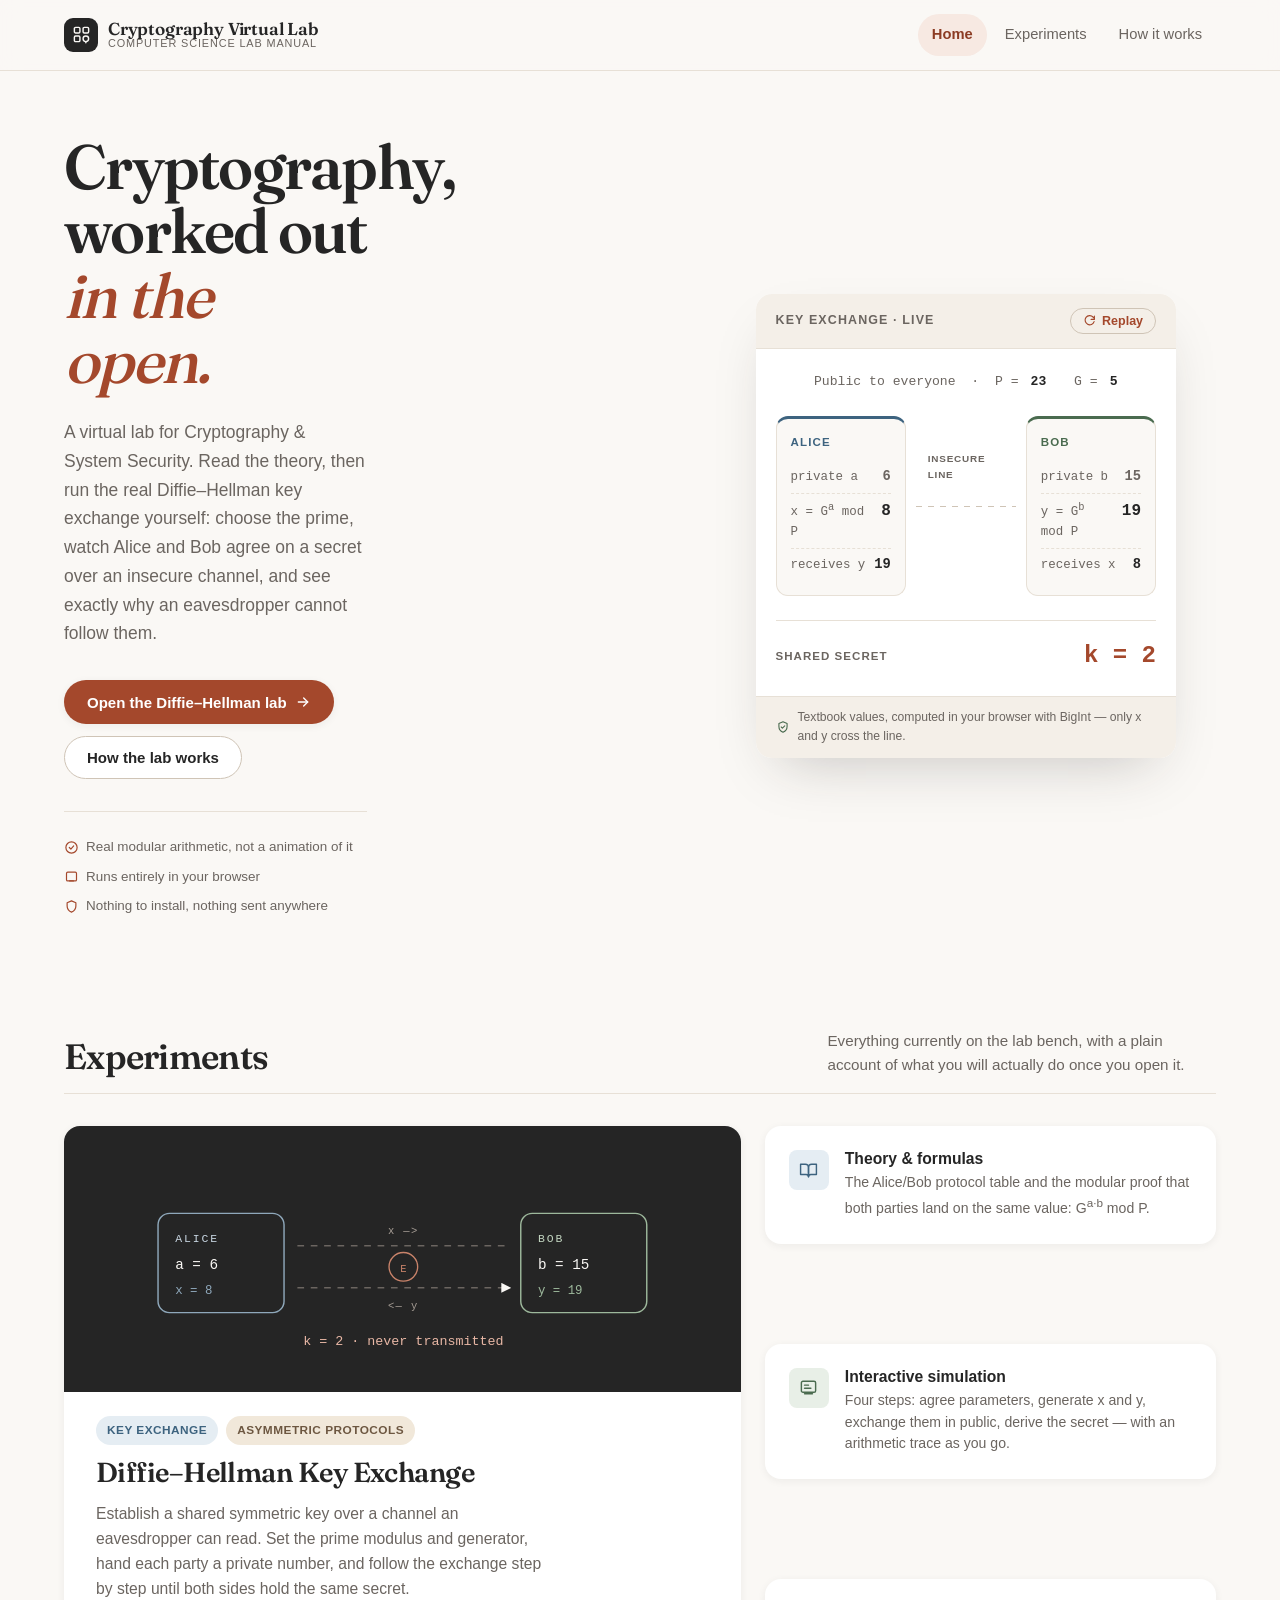
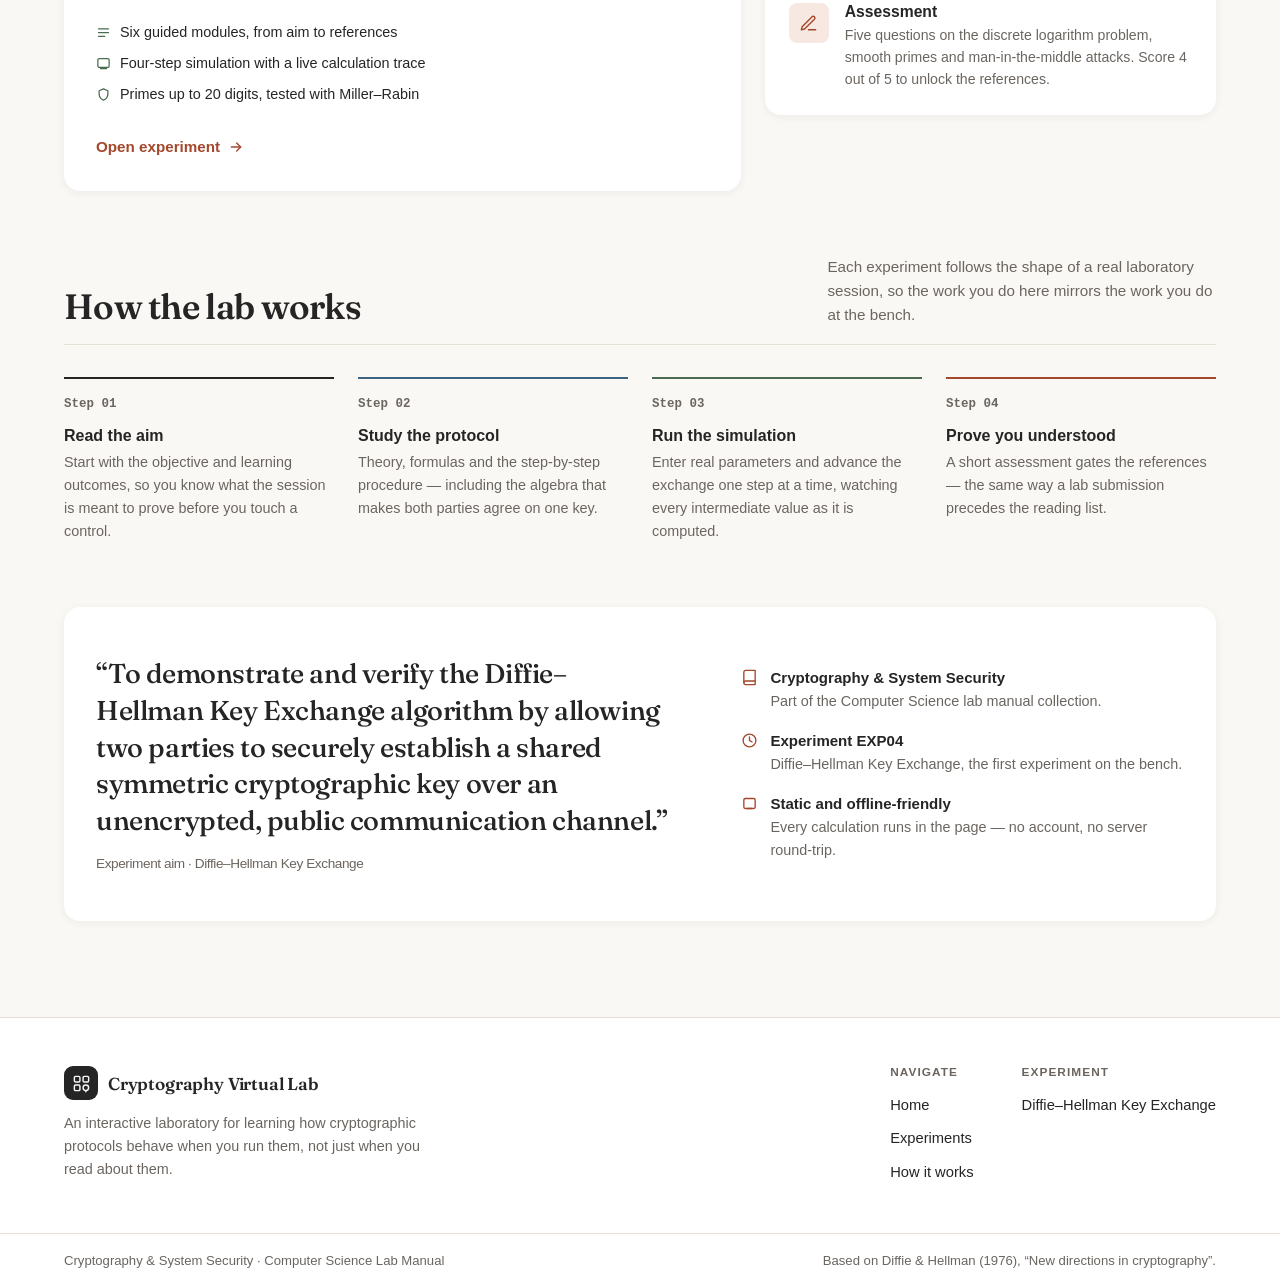
<file: index.html>
<!DOCTYPE html>
<html lang="en">
<head>
  <meta charset="UTF-8">
  <meta name="viewport" content="width=device-width, initial-scale=1.0">
  <title>Cryptography Virtual Lab | Learn Cryptography by Running It</title>
  <meta name="description" content="A virtual lab for Cryptography &amp; System Security: study the theory, then run the real Diffie–Hellman key exchange in your browser and see why an eavesdropper cannot recover the shared secret.">
  <link rel="preload" href="assets/fonts/fraunces-latin-var.woff2" as="font" type="font/woff2" crossorigin>
  <link rel="stylesheet" href="assets/css/lab.css">
  <link rel="stylesheet" href="assets/css/home.css">
</head>
<body>
  <!--
    DIRECTION CONTRACT — Cryptography Virtual Lab homepage (code-led build)
    THESIS: The lab's value is that the maths is real and runs in front of you;
    the homepage proves it with a live BigInt key exchange instead of stock art.
    OWN-WORLD: Warm off-white #FAF8F5 ground, white cards, charcoal ink,
    terracotta accent with sage/dusty-blue supports; Fraunces display serif,
    system sans UI, mono for genuine key material; soft shadows, 16px radii.
    STORY: A student lands, sees P=23/G=5 become a shared secret k=2, opens
    the Diffie–Hellman experiment, reads theory, runs the 4-step simulation,
    passes the 5-question assessment, unlocks references.
    FIRST VIEWPORT: Sticky nav; split hero — editorial headline left, live
    exchange panel right with travelling x/y packets and the derived secret.
    FORM: Pinterest-style mosaic (one featured experiment card + module
    cards), position 1 of 1 on the brief-pinned list; seed: brief-pinned.
    FINISH: unreviewed and undocumented is unfinished; this build ends with
    the finish review, the verdict, DESIGN.md, and every shipping raster
    carrying its provenance.
  -->

  <a class="skip-link" href="#main">Skip to content</a>

  <header class="site-nav">
    <div class="site-nav__inner">
      <a class="site-nav__brand" href="./">
        <span class="site-nav__mark" aria-hidden="true">
          <!-- Cipher-grid key mark -->
          <svg viewBox="0 0 24 24" fill="none" stroke="currentColor" stroke-width="1.8" stroke-linecap="round" stroke-linejoin="round">
            <rect x="3" y="3" width="7" height="7" rx="1.5"></rect>
            <rect x="14" y="3" width="7" height="7" rx="1.5"></rect>
            <rect x="3" y="14" width="7" height="7" rx="1.5"></rect>
            <circle cx="17.5" cy="17.5" r="3.5"></circle>
            <path d="M17.5 21v1.5"></path>
          </svg>
        </span>
        <span class="site-nav__wordmark">
          Cryptography Virtual Lab
          <small>Computer Science Lab Manual</small>
        </span>
      </a>

      <button class="site-nav__toggle" type="button" aria-expanded="false" aria-controls="site-menu" aria-label="Open menu">
        <svg viewBox="0 0 24 24" fill="none" stroke="currentColor" stroke-width="1.8" stroke-linecap="round" stroke-linejoin="round" aria-hidden="true">
          <line x1="4" y1="7" x2="20" y2="7"></line>
          <line x1="4" y1="12" x2="20" y2="12"></line>
          <line x1="4" y1="17" x2="20" y2="17"></line>
        </svg>
      </button>

      <nav aria-label="Primary">
        <ul class="site-nav__links" id="site-menu">
          <li><a class="site-nav__link" href="./" aria-current="page">Home</a></li>
          <li><a class="site-nav__link" href="#experiments">Experiments</a></li>
          <li><a class="site-nav__link" href="#how-it-works">How it works</a></li>
        </ul>
      </nav>
    </div>
  </header>

  <main id="main">
    <div class="page">
      <!-- Hero -->
      <section class="hero" aria-labelledby="hero-title">
        <div class="hero__copy">
          <h1 id="hero-title">Cryptography, worked out <em>in the open.</em></h1>
          <p class="hero__lede">
            A virtual lab for Cryptography &amp; System Security. Read the theory, then run the
            real Diffie–Hellman key exchange yourself: choose the prime, watch Alice and Bob
            agree on a secret over an insecure channel, and see exactly why an eavesdropper
            cannot follow them.
          </p>
          <div class="hero__actions">
            <a class="btn btn-primary" href="experiments/Diffie-Hellman/">
              Open the Diffie–Hellman lab
              <svg viewBox="0 0 24 24" width="16" height="16" fill="none" stroke="currentColor" stroke-width="2" stroke-linecap="round" stroke-linejoin="round" aria-hidden="true">
                <line x1="5" y1="12" x2="19" y2="12"></line>
                <polyline points="13 6 19 12 13 18"></polyline>
              </svg>
            </a>
            <a class="btn btn-secondary" href="#how-it-works">How the lab works</a>
          </div>
          <p class="hero__meta">
            <span>
              <svg viewBox="0 0 24 24" fill="none" stroke="currentColor" stroke-width="1.9" stroke-linecap="round" stroke-linejoin="round" aria-hidden="true">
                <circle cx="12" cy="12" r="9"></circle>
                <polyline points="8.5 12 11 14.5 15.5 9.5"></polyline>
              </svg>
              Real modular arithmetic, not a animation of it
            </span>
            <span>
              <svg viewBox="0 0 24 24" fill="none" stroke="currentColor" stroke-width="1.9" stroke-linecap="round" stroke-linejoin="round" aria-hidden="true">
                <rect x="4" y="5" width="16" height="14" rx="2"></rect>
                <line x1="9" y1="19" x2="15" y2="19"></line>
              </svg>
              Runs entirely in your browser
            </span>
            <span>
              <svg viewBox="0 0 24 24" fill="none" stroke="currentColor" stroke-width="1.9" stroke-linecap="round" stroke-linejoin="round" aria-hidden="true">
                <path d="M12 3l7 3v5c0 4.5-3 8.2-7 10-4-1.8-7-5.5-7-10V6z"></path>
              </svg>
              Nothing to install, nothing sent anywhere
            </span>
          </p>
        </div>

        <!-- Live exchange panel: values computed in home.js with BigInt -->
        <figure class="exchange" aria-labelledby="exchange-title">
          <div class="exchange__head">
            <span class="exchange__title" id="exchange-title">Key exchange · live</span>
            <button class="exchange__replay" type="button" id="hx-replay">
              <svg viewBox="0 0 24 24" fill="none" stroke="currentColor" stroke-width="2.1" stroke-linecap="round" stroke-linejoin="round" aria-hidden="true">
                <polyline points="21 4 21 10 15 10"></polyline>
                <path d="M20.5 14a8.5 8.5 0 1 1-2-8.5L21 8"></path>
              </svg>
              Replay
            </button>
          </div>

          <div class="exchange__body">
            <p class="exchange__public">
              Public to everyone &nbsp;·&nbsp; P = <b>23</b> &nbsp; G = <b>5</b>
            </p>

            <div class="exchange__parties">
              <div class="party party--alice">
                <p class="party__name">Alice</p>
                <p class="party__row party__row--secret">
                  <span>private a</span> <b id="hx-a">6</b>
                </p>
                <p class="party__row party__row--public">
                  <span>x = G<sup>a</sup> mod P</span> <b id="hx-x">8</b>
                </p>
                <p class="party__row">
                  <span>receives y</span> <b id="hx-recv-y">19</b>
                </p>
              </div>

              <div class="wire" aria-hidden="true">
                <span class="wire__line"></span>
                <span class="wire__packet wire__packet--alice">x</span>
                <span class="wire__label">insecure line</span>
                <span class="wire__packet wire__packet--bob">y</span>
              </div>

              <div class="party party--bob">
                <p class="party__name">Bob</p>
                <p class="party__row party__row--secret">
                  <span>private b</span> <b id="hx-b">15</b>
                </p>
                <p class="party__row party__row--public">
                  <span>y = G<sup>b</sup> mod P</span> <b id="hx-y">19</b>
                </p>
                <p class="party__row">
                  <span>receives x</span> <b id="hx-recv-x">8</b>
                </p>
              </div>
            </div>

            <div class="exchange__secret">
              <span class="exchange__secret-label">Shared secret</span>
              <span class="exchange__secret-value">k = <span id="hx-k">2</span></span>
            </div>
            <p class="visually-hidden" id="hx-agree">k equals k — both parties hold the same secret.</p>
          </div>

          <figcaption class="exchange__foot">
            <svg viewBox="0 0 24 24" fill="none" stroke="currentColor" stroke-width="1.9" stroke-linecap="round" stroke-linejoin="round" aria-hidden="true">
              <path d="M12 3l7 3v5c0 4.5-3 8.2-7 10-4-1.8-7-5.5-7-10V6z"></path>
              <polyline points="9 12 11 14 15 10"></polyline>
            </svg>
            Textbook values, computed in your browser with BigInt — only x and y cross the line.
          </figcaption>
        </figure>
      </section>

      <!-- Experiments -->
      <section class="section" id="experiments" aria-labelledby="experiments-title" data-reveal>
        <div class="section__head">
          <h2 id="experiments-title">Experiments</h2>
          <p>Everything currently on the lab bench, with a plain account of what you will
            actually do once you open it.</p>
        </div>

        <div class="mosaic">
          <a class="card experiment-card" href="experiments/Diffie-Hellman/">
            <div class="experiment-card__art">
              <!-- Protocol diagram: two parties, one insecure line -->
              <svg viewBox="0 0 560 220" role="img" aria-label="Diagram: Alice and Bob exchange public values x and y over an insecure line while keeping their private keys to themselves.">
                <defs>
                  <marker id="dh-arrow" viewBox="0 0 10 10" refX="8" refY="5" markerWidth="7" markerHeight="7" orient="auto-start-reverse">
                    <path d="M0 0 L10 5 L0 10 z" fill="#faf8f5"></path>
                  </marker>
                </defs>

                <!-- Alice node -->
                <rect x="24" y="58" width="132" height="104" rx="12" fill="none" stroke="#8fa8bb" stroke-width="1.5"></rect>
                <text x="42" y="88" fill="#c8d6e2" font-family="ui-monospace, monospace" font-size="12" letter-spacing="2">ALICE</text>
                <text x="42" y="116" fill="#faf8f5" font-family="ui-monospace, monospace" font-size="15">a = 6</text>
                <text x="42" y="142" fill="#8fa8bb" font-family="ui-monospace, monospace" font-size="13">x = 8</text>

                <!-- Bob node -->
                <rect x="404" y="58" width="132" height="104" rx="12" fill="none" stroke="#9db89c" stroke-width="1.5"></rect>
                <text x="422" y="88" fill="#c3d6c1" font-family="ui-monospace, monospace" font-size="12" letter-spacing="2">BOB</text>
                <text x="422" y="116" fill="#faf8f5" font-family="ui-monospace, monospace" font-size="15">b = 15</text>
                <text x="422" y="142" fill="#9db89c" font-family="ui-monospace, monospace" font-size="13">y = 19</text>

                <!-- Insecure line -->
                <line x1="170" y1="92" x2="392" y2="92" stroke="#6b6560" stroke-width="1.5" stroke-dasharray="7 7"></line>
                <line x1="170" y1="136" x2="392" y2="136" stroke="#6b6560" stroke-width="1.5" stroke-dasharray="7 7" marker-end="url(#dh-arrow)"></line>
                <text x="281" y="80" fill="#a89f97" font-family="ui-monospace, monospace" font-size="11" text-anchor="middle" letter-spacing="1.5">x —&gt;</text>
                <text x="281" y="158" fill="#a89f97" font-family="ui-monospace, monospace" font-size="11" text-anchor="middle" letter-spacing="1.5">&lt;— y</text>

                <!-- Eve -->
                <circle cx="281" cy="114" r="15" fill="none" stroke="#c9836a" stroke-width="1.4"></circle>
                <text x="281" y="119" fill="#c9836a" font-family="ui-monospace, monospace" font-size="11" text-anchor="middle">E</text>

                <!-- Shared secret -->
                <text x="281" y="196" fill="#e8b7a5" font-family="ui-monospace, monospace" font-size="14" text-anchor="middle">k = 2  ·  never transmitted</text>
              </svg>
            </div>

            <div class="experiment-card__body">
              <div class="experiment-card__tags">
                <span class="chip chip-blue">Key exchange</span>
                <span class="chip chip-beige">Asymmetric protocols</span>
              </div>
              <h3>Diffie–Hellman Key Exchange</h3>
              <p class="experiment-card__desc">
                Establish a shared symmetric key over a channel an eavesdropper can read.
                Set the prime modulus and generator, hand each party a private number, and
                follow the exchange step by step until both sides hold the same secret.
              </p>
              <ul class="experiment-card__facts">
                <li>
                  <svg viewBox="0 0 24 24" fill="none" stroke="currentColor" stroke-width="2" stroke-linecap="round" stroke-linejoin="round" aria-hidden="true">
                    <path d="M4 6h16M4 12h16M4 18h10"></path>
                  </svg>
                  Six guided modules, from aim to references
                </li>
                <li>
                  <svg viewBox="0 0 24 24" fill="none" stroke="currentColor" stroke-width="2" stroke-linecap="round" stroke-linejoin="round" aria-hidden="true">
                    <rect x="3" y="4" width="18" height="14" rx="2"></rect>
                    <line x1="7" y1="20" x2="17" y2="20"></line>
                  </svg>
                  Four-step simulation with a live calculation trace
                </li>
                <li>
                  <svg viewBox="0 0 24 24" fill="none" stroke="currentColor" stroke-width="2" stroke-linecap="round" stroke-linejoin="round" aria-hidden="true">
                    <path d="M12 3l7 3v5c0 4.5-3 8.2-7 10-4-1.8-7-5.5-7-10V6z"></path>
                  </svg>
                  Primes up to 20 digits, tested with Miller–Rabin
                </li>
              </ul>
              <span class="experiment-card__cta">
                Open experiment
                <svg viewBox="0 0 24 24" fill="none" stroke="currentColor" stroke-width="2" stroke-linecap="round" stroke-linejoin="round" aria-hidden="true">
                  <line x1="5" y1="12" x2="19" y2="12"></line>
                  <polyline points="13 6 19 12 13 18"></polyline>
                </svg>
              </span>
            </div>
          </a>

          <article class="card module-card">
            <span class="module-card__icon module-card__icon--blue" aria-hidden="true">
              <svg viewBox="0 0 24 24" fill="none" stroke="currentColor" stroke-width="1.8" stroke-linecap="round" stroke-linejoin="round">
                <path d="M2 4h6a4 4 0 0 1 4 4v12a3 3 0 0 0-3-3H2z"></path>
                <path d="M22 4h-6a4 4 0 0 0-4 4v12a3 3 0 0 1 3-3h7z"></path>
              </svg>
            </span>
            <div>
              <h3>Theory &amp; formulas</h3>
              <p>The Alice/Bob protocol table and the modular proof that both parties land on
                the same value: G<sup>a·b</sup> mod P.</p>
            </div>
          </article>

          <article class="card module-card">
            <span class="module-card__icon module-card__icon--sage" aria-hidden="true">
              <svg viewBox="0 0 24 24" fill="none" stroke="currentColor" stroke-width="1.8" stroke-linecap="round" stroke-linejoin="round">
                <rect x="3" y="4" width="18" height="14" rx="2"></rect>
                <line x1="7" y1="20" x2="17" y2="20"></line>
                <line x1="7" y1="9" x2="12" y2="9"></line>
                <line x1="7" y1="13" x2="15" y2="13"></line>
              </svg>
            </span>
            <div>
              <h3>Interactive simulation</h3>
              <p>Four steps: agree parameters, generate x and y, exchange them in public,
                derive the secret — with an arithmetic trace as you go.</p>
            </div>
          </article>

          <article class="card module-card">
            <span class="module-card__icon module-card__icon--accent" aria-hidden="true">
              <svg viewBox="0 0 24 24" fill="none" stroke="currentColor" stroke-width="1.8" stroke-linecap="round" stroke-linejoin="round">
                <path d="M12 20h9"></path>
                <path d="M16.5 3.5a2.1 2.1 0 0 1 3 3L7 19l-4 1 1-4z"></path>
              </svg>
            </span>
            <div>
              <h3>Assessment</h3>
              <p>Five questions on the discrete logarithm problem, smooth primes and
                man-in-the-middle attacks. Score 4 out of 5 to unlock the references.</p>
            </div>
          </article>
        </div>
      </section>

      <!-- How it works -->
      <section class="section" id="how-it-works" aria-labelledby="how-title" data-reveal>
        <div class="section__head">
          <h2 id="how-title">How the lab works</h2>
          <p>Each experiment follows the shape of a real laboratory session, so the work you
            do here mirrors the work you do at the bench.</p>
        </div>

        <ol class="steps">
          <li class="step">
            <span class="step__num">Step 01</span>
            <h3>Read the aim</h3>
            <p>Start with the objective and learning outcomes, so you know what the session
              is meant to prove before you touch a control.</p>
          </li>
          <li class="step">
            <span class="step__num">Step 02</span>
            <h3>Study the protocol</h3>
            <p>Theory, formulas and the step-by-step procedure — including the algebra that
              makes both parties agree on one key.</p>
          </li>
          <li class="step">
            <span class="step__num">Step 03</span>
            <h3>Run the simulation</h3>
            <p>Enter real parameters and advance the exchange one step at a time, watching
              every intermediate value as it is computed.</p>
          </li>
          <li class="step">
            <span class="step__num">Step 04</span>
            <h3>Prove you understood</h3>
            <p>A short assessment gates the references — the same way a lab submission
              precedes the reading list.</p>
          </li>
        </ol>
      </section>

      <!-- About -->
      <section class="about" aria-labelledby="about-title" data-reveal>
        <div>
          <h2 id="about-title" class="visually-hidden">About the lab</h2>
          <blockquote>
            “To demonstrate and verify the Diffie–Hellman Key Exchange algorithm by allowing
            two parties to securely establish a shared symmetric cryptographic key over an
            unencrypted, public communication channel.”
            <footer>Experiment aim · Diffie–Hellman Key Exchange</footer>
          </blockquote>
        </div>
        <ul class="about__facts">
          <li>
            <svg viewBox="0 0 24 24" fill="none" stroke="currentColor" stroke-width="1.9" stroke-linecap="round" stroke-linejoin="round" aria-hidden="true">
              <path d="M4 19.5A2.5 2.5 0 0 1 6.5 17H20"></path>
              <path d="M6.5 2H20v20H6.5A2.5 2.5 0 0 1 4 19.5v-15A2.5 2.5 0 0 1 6.5 2z"></path>
            </svg>
            <span><b>Cryptography &amp; System Security</b>Part of the Computer Science lab manual collection.</span>
          </li>
          <li>
            <svg viewBox="0 0 24 24" fill="none" stroke="currentColor" stroke-width="1.9" stroke-linecap="round" stroke-linejoin="round" aria-hidden="true">
              <circle cx="12" cy="12" r="9"></circle>
              <polyline points="12 7 12 12 15.5 14"></polyline>
            </svg>
            <span><b>Experiment EXP04</b>Diffie–Hellman Key Exchange, the first experiment on the bench.</span>
          </li>
          <li>
            <svg viewBox="0 0 24 24" fill="none" stroke="currentColor" stroke-width="1.9" stroke-linecap="round" stroke-linejoin="round" aria-hidden="true">
              <rect x="4" y="5" width="16" height="14" rx="2"></rect>
              <line x1="9" y1="19" x2="15" y2="19"></line>
            </svg>
            <span><b>Static and offline-friendly</b>Every calculation runs in the page — no account, no server round-trip.</span>
          </li>
        </ul>
      </section>
    </div>
  </main>

  <footer class="site-footer">
    <div class="site-footer__inner">
      <div class="site-footer__brand">
        <a class="site-nav__brand" href="./">
          <span class="site-nav__mark" aria-hidden="true">
            <svg viewBox="0 0 24 24" fill="none" stroke="currentColor" stroke-width="1.8" stroke-linecap="round" stroke-linejoin="round">
              <rect x="3" y="3" width="7" height="7" rx="1.5"></rect>
              <rect x="14" y="3" width="7" height="7" rx="1.5"></rect>
              <rect x="3" y="14" width="7" height="7" rx="1.5"></rect>
              <circle cx="17.5" cy="17.5" r="3.5"></circle>
              <path d="M17.5 21v1.5"></path>
            </svg>
          </span>
          <span class="site-nav__wordmark">Cryptography Virtual Lab</span>
        </a>
        <p>An interactive laboratory for learning how cryptographic protocols behave when you
          run them, not just when you read about them.</p>
      </div>

      <div class="site-footer__links">
        <div class="site-footer__col">
          <h3>Navigate</h3>
          <ul>
            <li><a href="./">Home</a></li>
            <li><a href="#experiments">Experiments</a></li>
            <li><a href="#how-it-works">How it works</a></li>
          </ul>
        </div>
        <div class="site-footer__col">
          <h3>Experiment</h3>
          <ul>
            <li><a href="experiments/Diffie-Hellman/">Diffie–Hellman Key Exchange</a></li>
          </ul>
        </div>
      </div>
    </div>

    <div class="site-footer__base">
      <div class="site-footer__base-inner">
        <span>Cryptography &amp; System Security · Computer Science Lab Manual</span>
        <span>Based on Diffie &amp; Hellman (1976), “New directions in cryptography”.</span>
      </div>
    </div>
  </footer>

  <script src="assets/js/home.js"></script>
</body>
</html>
</file>
<file: assets/css/lab.css>
/* ==========================================================================
   Cryptography Virtual Lab — shared design system
   "Curated lab manual": Pinterest discovery rhythm + editorial notebook.
   Loaded by the homepage and every experiment page. Experiment pages layer
   their own layout rules on top; this file owns tokens and primitives only.
   ========================================================================== */

/* --- Type ------------------------------------------------------------- */
@font-face {
  font-family: 'Fraunces';
  src: url('../fonts/fraunces-latin-var.woff2') format('woff2-variations'),
       url('../fonts/fraunces-latin-var.woff2') format('woff2');
  font-weight: 100 900;
  font-style: normal;
  font-display: swap;
}

/* --- Design tokens ---------------------------------------------------- */
:root {
  /* Surfaces */
  --bg: #faf8f5;
  --surface: #ffffff;
  --surface-2: #f4efe8;
  --beige: #f1e8da;

  /* Ink */
  --ink: #252525;
  --muted: #6b6560;

  /* Lines */
  --border: #e7e0d6;
  --border-strong: #cfc4b6;

  /* Accents */
  --accent: #a4482c;
  --accent-strong: #8c3c24;
  --accent-soft: #f7e9e2;
  --sage: #4a6b4f;
  --sage-soft: #e8efe7;
  --blue: #3d637f;
  --blue-soft: #e5edf3;

  /* Status */
  --error: #a32e2e;
  --error-soft: #f9e8e6;
  --success: #3f6b44;
  --success-soft: #e8f0e8;

  /* Actor identity (preserved from the original simulation) */
  --alice: #3d637f;
  --bob: #4a6b4f;

  /* Type stacks */
  --font-display: 'Fraunces', 'Iowan Old Style', 'Palatino Linotype', Palatino, Georgia, 'Times New Roman', serif;
  --font-ui: -apple-system, BlinkMacSystemFont, 'Segoe UI', Roboto, 'Helvetica Neue', Arial, sans-serif;
  --font-mono: ui-monospace, SFMono-Regular, 'SF Mono', 'Cascadia Mono', 'Segoe UI Mono', 'Roboto Mono', Menlo, Consolas, monospace;

  /* Elevation (declared once: soft shadow, no border ghosting) */
  --shadow-xs: 0 1px 2px rgba(37, 33, 30, 0.05);
  --shadow-sm: 0 2px 8px rgba(37, 33, 30, 0.06);
  --shadow-md: 0 10px 28px -12px rgba(37, 33, 30, 0.18);
  --shadow-lg: 0 24px 56px -24px rgba(37, 33, 30, 0.26);

  /* Radii */
  --radius-sm: 8px;
  --radius-md: 12px;
  --radius-lg: 16px;
  --radius-pill: 999px;

  /* Rhythm */
  --space-1: 4px;
  --space-2: 8px;
  --space-3: 12px;
  --space-4: 16px;
  --space-5: 24px;
  --space-6: 32px;
  --space-7: 48px;
  --space-8: 64px;
  --space-9: 96px;

  --page-width: 1200px;
  --measure: 68ch;

  /* Motion */
  --ease-out: cubic-bezier(0.16, 1, 0.3, 1);
  --dur-fast: 160ms;
  --dur-med: 280ms;
}

/* --- Reset & base ----------------------------------------------------- */
*,
*::before,
*::after {
  box-sizing: border-box;
}

html {
  -webkit-text-size-adjust: 100%;
  scroll-behavior: smooth;
}

body {
  margin: 0;
  background-color: var(--bg);
  color: var(--ink);
  font-family: var(--font-ui);
  font-size: 1rem;
  line-height: 1.6;
  -webkit-font-smoothing: antialiased;
  text-rendering: optimizeLegibility;
}

h1, h2, h3, h4, h5 {
  font-family: var(--font-display);
  font-weight: 600;
  line-height: 1.15;
  letter-spacing: -0.015em;
  text-wrap: balance;
  margin: 0;
}

p { margin: 0; }
ul, ol { margin: 0; }

a {
  color: var(--accent);
  text-underline-offset: 3px;
}

img, svg { display: block; max-width: 100%; }

code, kbd, samp {
  font-family: var(--font-mono);
  font-size: 0.9em;
  background: var(--surface-2);
  border-radius: 5px;
  padding: 0.1em 0.35em;
}

/* Browser surfaces belong to the design */
::selection {
  background: var(--accent-soft);
  color: var(--accent-strong);
}

:focus-visible {
  outline: 2px solid var(--accent);
  outline-offset: 2px;
  border-radius: 4px;
}

* {
  scrollbar-width: thin;
  scrollbar-color: var(--border-strong) transparent;
}

*::-webkit-scrollbar { width: 10px; height: 10px; }
*::-webkit-scrollbar-track { background: transparent; }
*::-webkit-scrollbar-thumb {
  background: var(--border-strong);
  border-radius: 8px;
  border: 3px solid transparent;
  background-clip: content-box;
}
*::-webkit-scrollbar-thumb:hover { background-color: var(--muted); background-clip: content-box; }

/* --- Utilities -------------------------------------------------------- */
.visually-hidden {
  position: absolute !important;
  width: 1px;
  height: 1px;
  margin: -1px;
  padding: 0;
  overflow: hidden;
  clip: rect(0 0 0 0);
  clip-path: inset(50%);
  white-space: nowrap;
  border: 0;
}

.skip-link {
  position: absolute;
  top: -100px;
  left: var(--space-4);
  z-index: 100;
  background: var(--ink);
  color: #fff;
  padding: 10px 18px;
  border-radius: var(--radius-sm);
  font-size: 0.9rem;
  text-decoration: none;
  transition: top var(--dur-fast) var(--ease-out);
}

.skip-link:focus { top: var(--space-4); }

/* --- Buttons ---------------------------------------------------------- */
.btn {
  display: inline-flex;
  align-items: center;
  justify-content: center;
  gap: var(--space-2);
  font-family: var(--font-ui);
  font-size: 0.94rem;
  font-weight: 600;
  line-height: 1;
  padding: 13px 22px;
  border-radius: var(--radius-pill);
  border: 1px solid transparent;
  cursor: pointer;
  text-decoration: none;
  white-space: nowrap;
  transition: background-color var(--dur-fast) var(--ease-out),
              border-color var(--dur-fast) var(--ease-out),
              color var(--dur-fast) var(--ease-out),
              transform var(--dur-fast) var(--ease-out),
              box-shadow var(--dur-fast) var(--ease-out);
}

.btn:active { transform: translateY(1px); }

.btn-primary {
  background: var(--accent);
  color: #fff;
  box-shadow: var(--shadow-sm);
}

.btn-primary:hover { background: var(--accent-strong); }

.btn-secondary {
  background: var(--surface);
  color: var(--ink);
  border-color: var(--border-strong);
}

.btn-secondary:hover {
  background: var(--surface-2);
  border-color: var(--muted);
}

.btn-quiet {
  background: transparent;
  color: var(--ink);
  border-color: transparent;
  padding: 10px 14px;
}

.btn-quiet:hover { background: var(--surface-2); }

.btn:disabled,
.btn[aria-disabled='true'] {
  opacity: 0.55;
  cursor: not-allowed;
  transform: none;
}

/* --- Form controls ---------------------------------------------------- */
.field {
  display: flex;
  flex-direction: column;
  gap: 6px;
}

.field > label {
  font-size: 0.85rem;
  font-weight: 600;
  color: var(--ink);
}

input[type='text'],
input[type='number'],
select {
  font-family: var(--font-mono);
  font-size: 0.95rem;
  color: var(--ink);
  background: var(--surface);
  border: 1px solid var(--border-strong);
  border-radius: var(--radius-sm);
  padding: 10px 12px;
  width: 100%;
  caret-color: var(--accent);
  transition: border-color var(--dur-fast) var(--ease-out),
              box-shadow var(--dur-fast) var(--ease-out);
}

input[type='text']::placeholder {
  color: var(--muted);
  opacity: 0.75;
  font-family: var(--font-ui);
}

input[type='text']:hover,
select:hover { border-color: var(--muted); }

input[type='text']:focus,
select:focus {
  outline: none;
  border-color: var(--accent);
  box-shadow: 0 0 0 3px var(--accent-soft);
}

input[type='text']:focus-visible,
select:focus-visible { outline: none; }

/* --- Badges & chips --------------------------------------------------- */
.chip {
  display: inline-flex;
  align-items: center;
  gap: 6px;
  font-family: var(--font-ui);
  font-size: 0.74rem;
  font-weight: 600;
  letter-spacing: 0.04em;
  text-transform: uppercase;
  padding: 5px 11px;
  border-radius: var(--radius-pill);
  background: var(--surface-2);
  color: var(--muted);
}

.chip-accent { background: var(--accent-soft); color: var(--accent-strong); }
.chip-sage { background: var(--sage-soft); color: var(--sage); }
.chip-blue { background: var(--blue-soft); color: var(--blue); }
.chip-beige { background: var(--beige); color: #6d5741; }

/* --- Site navigation -------------------------------------------------- */
.site-nav {
  position: sticky;
  top: 0;
  z-index: 40;
  background: rgba(250, 248, 245, 0.88);
  backdrop-filter: saturate(140%) blur(10px);
  -webkit-backdrop-filter: saturate(140%) blur(10px);
  border-bottom: 1px solid var(--border);
}

.site-nav__inner {
  max-width: var(--page-width);
  margin: 0 auto;
  padding: 14px var(--space-5);
  display: flex;
  align-items: center;
  gap: var(--space-5);
}

.site-nav__brand {
  display: inline-flex;
  align-items: center;
  gap: 10px;
  text-decoration: none;
  color: var(--ink);
  margin-right: auto;
}

.site-nav__mark {
  width: 34px;
  height: 34px;
  flex: none;
  border-radius: 9px;
  background: var(--ink);
  color: var(--bg);
  display: grid;
  place-items: center;
}

.site-nav__mark svg { width: 19px; height: 19px; }

.site-nav__wordmark {
  font-family: var(--font-display);
  font-size: 1.08rem;
  font-weight: 600;
  letter-spacing: -0.01em;
  line-height: 1.1;
}

.site-nav__wordmark small {
  display: block;
  font-family: var(--font-ui);
  font-size: 0.68rem;
  font-weight: 500;
  letter-spacing: 0.08em;
  text-transform: uppercase;
  color: var(--muted);
}

.site-nav__links {
  display: flex;
  align-items: center;
  gap: var(--space-1);
  list-style: none;
  margin: 0;
  padding: 0;
}

.site-nav__link {
  display: inline-block;
  padding: 9px 14px;
  border-radius: var(--radius-pill);
  font-size: 0.92rem;
  font-weight: 500;
  color: var(--muted);
  text-decoration: none;
  transition: color var(--dur-fast) var(--ease-out),
              background-color var(--dur-fast) var(--ease-out);
}

.site-nav__link:hover {
  color: var(--ink);
  background: var(--surface-2);
}

.site-nav__link[aria-current='page'] {
  color: var(--accent-strong);
  background: var(--accent-soft);
  font-weight: 600;
}

.site-nav__toggle {
  display: none;
  width: 40px;
  height: 40px;
  border: 1px solid var(--border-strong);
  border-radius: var(--radius-sm);
  background: var(--surface);
  color: var(--ink);
  cursor: pointer;
  place-items: center;
}

.site-nav__toggle svg { width: 20px; height: 20px; }

/* --- Footer ----------------------------------------------------------- */
.site-footer {
  border-top: 1px solid var(--border);
  background: var(--surface);
  margin-top: var(--space-9);
}

.site-footer__inner {
  max-width: var(--page-width);
  margin: 0 auto;
  padding: var(--space-7) var(--space-5);
  display: flex;
  flex-wrap: wrap;
  gap: var(--space-6);
  align-items: flex-start;
  justify-content: space-between;
}

.site-footer__brand {
  max-width: 42ch;
  display: flex;
  flex-direction: column;
  gap: var(--space-3);
}

.site-footer__brand p {
  font-size: 0.9rem;
  color: var(--muted);
}

.site-footer__links {
  display: flex;
  gap: var(--space-7);
  list-style: none;
  margin: 0;
  padding: 0;
}

.site-footer__col h3 {
  font-family: var(--font-ui);
  font-size: 0.74rem;
  font-weight: 700;
  letter-spacing: 0.09em;
  text-transform: uppercase;
  color: var(--muted);
  margin-bottom: var(--space-3);
}

.site-footer__col ul { list-style: none; margin: 0; padding: 0; }

.site-footer__col li + li { margin-top: var(--space-2); }

.site-footer__col a {
  font-size: 0.92rem;
  color: var(--ink);
  text-decoration: none;
}

.site-footer__col a:hover { color: var(--accent); text-decoration: underline; }

.site-footer__base {
  border-top: 1px solid var(--border);
}

.site-footer__base-inner {
  max-width: var(--page-width);
  margin: 0 auto;
  padding: var(--space-4) var(--space-5);
  display: flex;
  flex-wrap: wrap;
  gap: var(--space-3);
  justify-content: space-between;
  font-size: 0.82rem;
  color: var(--muted);
}

/* --- Motion preferences ----------------------------------------------- */
@media (prefers-reduced-motion: reduce) {
  html { scroll-behavior: auto; }

  *,
  *::before,
  *::after {
    animation-duration: 0.001ms !important;
    animation-iteration-count: 1 !important;
    transition-duration: 0.001ms !important;
    scroll-behavior: auto !important;
  }
}

/* --- Responsive navigation -------------------------------------------- */
@media (max-width: 820px) {
  .site-nav__toggle { display: grid; }

  .site-nav__links {
    position: absolute;
    top: 100%;
    left: 0;
    right: 0;
    flex-direction: column;
    align-items: stretch;
    gap: 2px;
    background: var(--surface);
    border-bottom: 1px solid var(--border);
    box-shadow: var(--shadow-md);
    padding: var(--space-3);
    display: none;
  }

  .site-nav__links.is-open { display: flex; }

  .site-nav__link {
    padding: 12px 14px;
    border-radius: var(--radius-sm);
  }
}
</file>
<file: assets/css/home.css>
/* ==========================================================================
   Homepage composition — layered on lab.css
   ========================================================================== */

.page {
  max-width: var(--page-width);
  margin: 0 auto;
  padding: 0 var(--space-5);
}

/* --- Hero ------------------------------------------------------------- */
.hero {
  display: grid;
  grid-template-columns: minmax(0, 1.08fr) minmax(0, 0.92fr);
  gap: var(--space-8);
  align-items: center;
  padding: var(--space-8) 0 var(--space-7);
}

.hero__copy { max-width: 34ch; }

.hero h1 {
  font-size: clamp(2.6rem, 5.4vw, 3.9rem);
  font-weight: 600;
  letter-spacing: -0.028em;
  line-height: 1.04;
}

.hero h1 em {
  font-style: italic;
  font-weight: 500;
  color: var(--accent);
}

.hero__lede {
  margin-top: var(--space-5);
  font-size: 1.09rem;
  line-height: 1.65;
  color: var(--muted);
  max-width: 52ch;
}

.hero__actions {
  margin-top: var(--space-6);
  display: flex;
  flex-wrap: wrap;
  gap: var(--space-3);
}

.hero__meta {
  margin-top: var(--space-6);
  padding-top: var(--space-5);
  border-top: 1px solid var(--border);
  display: flex;
  flex-wrap: wrap;
  gap: var(--space-2) var(--space-5);
  font-size: 0.84rem;
  color: var(--muted);
}

.hero__meta span {
  display: inline-flex;
  align-items: center;
  gap: 7px;
}

.hero__meta svg {
  width: 15px;
  height: 15px;
  flex: none;
  color: var(--accent);
}

/* --- Live exchange panel (hero visual) -------------------------------- */
.exchange {
  background: var(--surface);
  border-radius: var(--radius-lg);
  box-shadow: var(--shadow-lg);
  overflow: hidden;
}

.exchange__head {
  display: flex;
  align-items: center;
  justify-content: space-between;
  gap: var(--space-3);
  padding: 14px 20px;
  border-bottom: 1px solid var(--border);
  background: var(--surface-2);
}

.exchange__title {
  font-family: var(--font-ui);
  font-size: 0.78rem;
  font-weight: 700;
  letter-spacing: 0.09em;
  text-transform: uppercase;
  color: var(--muted);
}

.exchange__replay {
  display: inline-flex;
  align-items: center;
  gap: 6px;
  font-family: var(--font-ui);
  font-size: 0.78rem;
  font-weight: 600;
  color: var(--accent);
  background: transparent;
  border: 1px solid var(--border-strong);
  border-radius: var(--radius-pill);
  padding: 5px 12px;
  cursor: pointer;
  transition: background-color var(--dur-fast) var(--ease-out),
              border-color var(--dur-fast) var(--ease-out);
}

.exchange__replay:hover {
  background: var(--accent-soft);
  border-color: var(--accent);
}

.exchange__replay svg { width: 13px; height: 13px; }

.exchange__body { padding: 22px 20px 20px; }

.exchange__public {
  display: flex;
  justify-content: center;
  gap: var(--space-3);
  font-family: var(--font-mono);
  font-size: 0.82rem;
  color: var(--muted);
  margin-bottom: var(--space-5);
}

.exchange__public b { color: var(--ink); font-weight: 600; }

.exchange__parties {
  display: grid;
  grid-template-columns: 1fr auto 1fr;
  gap: var(--space-4);
  align-items: stretch;
}

.party {
  border: 1px solid var(--border);
  border-radius: var(--radius-md);
  padding: 14px;
  background: var(--bg);
}

.party--alice { border-top: 3px solid var(--alice); }
.party--bob { border-top: 3px solid var(--bob); }

.party__name {
  font-family: var(--font-ui);
  font-size: 0.72rem;
  font-weight: 700;
  letter-spacing: 0.1em;
  text-transform: uppercase;
  margin-bottom: 10px;
}

.party--alice .party__name { color: var(--alice); }
.party--bob .party__name { color: var(--bob); }

.party__row {
  display: flex;
  align-items: baseline;
  justify-content: space-between;
  gap: var(--space-2);
  font-family: var(--font-mono);
  font-size: 0.86rem;
  padding: 5px 0;
}

.party__row + .party__row { border-top: 1px dashed var(--border); }

.party__row span { color: var(--muted); font-size: 0.78rem; }

.party__row b { font-weight: 600; color: var(--ink); }

.party__row--secret b { color: var(--muted); }

.party__row--public b { font-size: 1rem; }

.party__row--secret em {
  font-style: normal;
  font-size: 0.66rem;
  letter-spacing: 0.06em;
  text-transform: uppercase;
  color: var(--muted);
}

/* The wire between the parties */
.wire {
  position: relative;
  width: 88px;
  display: flex;
  flex-direction: column;
  align-items: center;
  justify-content: center;
  gap: 8px;
}

.wire__line {
  position: absolute;
  top: 50%;
  left: -6px;
  right: -6px;
  height: 1px;
  background: repeating-linear-gradient(90deg, var(--border-strong) 0 6px, transparent 6px 12px);
}

.wire__label {
  position: relative;
  font-family: var(--font-ui);
  font-size: 0.62rem;
  font-weight: 700;
  letter-spacing: 0.08em;
  text-transform: uppercase;
  color: var(--muted);
  background: var(--surface);
  padding: 2px 6px;
  z-index: 1;
}

.wire__packet {
  position: relative;
  z-index: 1;
  font-family: var(--font-mono);
  font-size: 0.74rem;
  font-weight: 700;
  color: #fff;
  background: var(--ink);
  border-radius: var(--radius-pill);
  padding: 3px 10px;
  opacity: 0;
}

.wire__packet--alice { background: var(--alice); }
.wire__packet--bob { background: var(--bob); margin-top: auto; }

.wire.is-running .wire__packet--alice { animation: packet-right 1.15s var(--ease-out) 0.25s forwards; }
.wire.is-running .wire__packet--bob { animation: packet-left 1.15s var(--ease-out) 1.35s forwards; }

@keyframes packet-right {
  0% { opacity: 0; transform: translateX(-26px); }
  12% { opacity: 1; }
  88% { opacity: 1; }
  100% { opacity: 0; transform: translateX(26px); }
}

@keyframes packet-left {
  0% { opacity: 0; transform: translateX(26px); }
  12% { opacity: 1; }
  88% { opacity: 1; }
  100% { opacity: 0; transform: translateX(-26px); }
}

.exchange__secret {
  margin-top: var(--space-5);
  border-top: 1px solid var(--border);
  padding-top: 16px;
  display: flex;
  align-items: center;
  justify-content: space-between;
  gap: var(--space-3);
  flex-wrap: wrap;
}

.exchange__secret-label {
  font-family: var(--font-ui);
  font-size: 0.72rem;
  font-weight: 700;
  letter-spacing: 0.09em;
  text-transform: uppercase;
  color: var(--muted);
}

.exchange__secret-value {
  font-family: var(--font-mono);
  font-size: 1.5rem;
  font-weight: 700;
  color: var(--accent);
}

.exchange__foot {
  padding: 11px 20px;
  border-top: 1px solid var(--border);
  background: var(--surface-2);
  font-size: 0.76rem;
  color: var(--muted);
  display: flex;
  align-items: center;
  gap: 8px;
}

.exchange__foot svg { width: 14px; height: 14px; flex: none; color: var(--sage); }

/* --- Section scaffolding ---------------------------------------------- */
.section { padding: var(--space-8) 0 0; }

.section__head {
  display: flex;
  align-items: flex-end;
  justify-content: space-between;
  gap: var(--space-5);
  flex-wrap: wrap;
  margin-bottom: var(--space-6);
  padding-bottom: var(--space-4);
  border-bottom: 1px solid var(--border);
}

.section__head h2 {
  font-size: clamp(1.7rem, 3vw, 2.2rem);
  letter-spacing: -0.02em;
}

.section__head p {
  font-size: 0.95rem;
  color: var(--muted);
  max-width: 46ch;
}

/* --- Experiment mosaic (Pinterest-inspired) --------------------------- */
.mosaic {
  display: grid;
  grid-template-columns: minmax(0, 1.5fr) minmax(0, 1fr);
  grid-auto-rows: auto;
  gap: var(--space-5);
  align-items: start;
}

.card {
  background: var(--surface);
  border-radius: var(--radius-lg);
  box-shadow: var(--shadow-sm);
  transition: transform var(--dur-med) var(--ease-out),
              box-shadow var(--dur-med) var(--ease-out);
}

.card:hover {
  transform: translateY(-4px);
  box-shadow: var(--shadow-md);
}

/* Featured experiment card */
.experiment-card {
  grid-row: span 3;
  display: flex;
  flex-direction: column;
  overflow: hidden;
  text-decoration: none;
  color: inherit;
}

.experiment-card__art {
  background: var(--ink);
  color: var(--bg);
  padding: var(--space-6) var(--space-6) var(--space-5);
  position: relative;
  overflow: hidden;
}

.experiment-card__art svg {
  width: 100%;
  height: auto;
  max-height: 210px;
}

.experiment-card__body {
  padding: var(--space-5) var(--space-6) var(--space-6);
  display: flex;
  flex-direction: column;
  gap: var(--space-3);
  flex: 1;
}

.experiment-card__tags {
  display: flex;
  flex-wrap: wrap;
  gap: var(--space-2);
}

.experiment-card h3 {
  font-size: 1.72rem;
  letter-spacing: -0.02em;
}

.experiment-card__desc {
  color: var(--muted);
  font-size: 0.98rem;
  max-width: 52ch;
}

.experiment-card__facts {
  list-style: none;
  margin: var(--space-2) 0 0;
  padding: 0;
  display: grid;
  gap: 8px;
}

.experiment-card__facts li {
  display: flex;
  align-items: center;
  gap: 9px;
  font-size: 0.9rem;
  color: var(--ink);
}

.experiment-card__facts svg {
  width: 15px;
  height: 15px;
  flex: none;
  color: var(--sage);
}

.experiment-card__cta {
  margin-top: auto;
  padding-top: var(--space-4);
  display: inline-flex;
  align-items: center;
  gap: 8px;
  font-weight: 600;
  font-size: 0.95rem;
  color: var(--accent);
}

.experiment-card__cta svg {
  width: 16px;
  height: 16px;
  transition: transform var(--dur-fast) var(--ease-out);
}

.experiment-card:hover .experiment-card__cta svg { transform: translateX(4px); }

.experiment-card:hover .experiment-card__art { background: #1d1d1d; }

/* Module cards beside the featured experiment */
.module-card {
  padding: var(--space-5);
  display: flex;
  gap: var(--space-4);
  align-items: flex-start;
}

.module-card__icon {
  width: 40px;
  height: 40px;
  flex: none;
  border-radius: var(--radius-sm);
  display: grid;
  place-items: center;
}

.module-card__icon svg { width: 19px; height: 19px; }

.module-card__icon--sage { background: var(--sage-soft); color: var(--sage); }
.module-card__icon--blue { background: var(--blue-soft); color: var(--blue); }
.module-card__icon--accent { background: var(--accent-soft); color: var(--accent); }

.module-card h3 {
  font-family: var(--font-ui);
  font-size: 0.98rem;
  font-weight: 700;
  letter-spacing: 0;
  margin-bottom: 4px;
}

.module-card p {
  font-size: 0.88rem;
  color: var(--muted);
  line-height: 1.55;
}

/* --- How it works ------------------------------------------------------ */
.steps {
  list-style: none;
  margin: 0;
  padding: 0;
  display: grid;
  grid-template-columns: repeat(4, minmax(0, 1fr));
  gap: var(--space-5);
  counter-reset: step;
}

.step {
  padding-top: var(--space-4);
  border-top: 2px solid var(--ink);
}

.step:nth-child(2) { border-top-color: var(--blue); }
.step:nth-child(3) { border-top-color: var(--sage); }
.step:nth-child(4) { border-top-color: var(--accent); }

.step__num {
  font-family: var(--font-mono);
  font-size: 0.78rem;
  font-weight: 700;
  color: var(--muted);
  display: block;
  margin-bottom: var(--space-3);
}

.step h3 {
  font-family: var(--font-ui);
  font-size: 1rem;
  font-weight: 700;
  letter-spacing: 0;
  margin-bottom: 6px;
}

.step p {
  font-size: 0.9rem;
  color: var(--muted);
  line-height: 1.6;
}

/* --- About band -------------------------------------------------------- */
.about {
  margin-top: var(--space-8);
  background: var(--surface);
  border-radius: var(--radius-lg);
  box-shadow: var(--shadow-sm);
  padding: var(--space-7) var(--space-6);
  display: grid;
  grid-template-columns: minmax(0, 1.35fr) minmax(0, 1fr);
  gap: var(--space-7);
  align-items: center;
}

.about blockquote {
  margin: 0;
  font-family: var(--font-display);
  font-size: clamp(1.35rem, 2.4vw, 1.7rem);
  font-weight: 500;
  line-height: 1.35;
  letter-spacing: -0.015em;
  color: var(--ink);
  text-wrap: balance;
}

.about blockquote footer {
  margin-top: var(--space-4);
  font-family: var(--font-ui);
  font-size: 0.85rem;
  font-weight: 500;
  color: var(--muted);
}

.about__facts {
  list-style: none;
  margin: 0;
  padding: 0;
  display: grid;
  gap: var(--space-4);
}

.about__facts li {
  display: grid;
  grid-template-columns: auto 1fr;
  gap: var(--space-3);
  align-items: start;
  font-size: 0.9rem;
  color: var(--muted);
}

.about__facts svg {
  width: 17px;
  height: 17px;
  margin-top: 3px;
  color: var(--accent);
}

.about__facts b {
  display: block;
  color: var(--ink);
  font-size: 0.94rem;
}

/* --- Progressive reveal (added by JS only; content is visible without) - */
.will-reveal {
  opacity: 0;
  transform: translateY(14px);
  transition: opacity 620ms var(--ease-out), transform 620ms var(--ease-out);
}

.will-reveal.is-revealed {
  opacity: 1;
  transform: none;
}

/* --- Responsive -------------------------------------------------------- */
@media (max-width: 1000px) {
  .hero {
    grid-template-columns: minmax(0, 1fr);
    gap: var(--space-7);
    padding-top: var(--space-7);
  }

  .hero__copy { max-width: none; }

  .mosaic { grid-template-columns: minmax(0, 1fr); }

  .experiment-card { grid-row: auto; }

  .steps { grid-template-columns: repeat(2, minmax(0, 1fr)); }

  .about {
    grid-template-columns: minmax(0, 1fr);
    gap: var(--space-6);
  }
}

@media (max-width: 560px) {
  .page { padding: 0 var(--space-4); }

  .hero h1 { font-size: 2.35rem; }

  .hero__actions .btn { width: 100%; }

  .exchange__parties {
    grid-template-columns: minmax(0, 1fr);
  }

  .wire {
    width: 100%;
    flex-direction: row;
    height: 40px;
    gap: var(--space-3);
  }

  .wire__line {
    top: 50%;
    left: 0;
    right: 0;
  }

  .wire__packet--bob { margin-top: 0; }

  .steps { grid-template-columns: minmax(0, 1fr); }

  .experiment-card__body { padding: var(--space-5); }

  .site-footer__links { gap: var(--space-6); }
}
</file>
